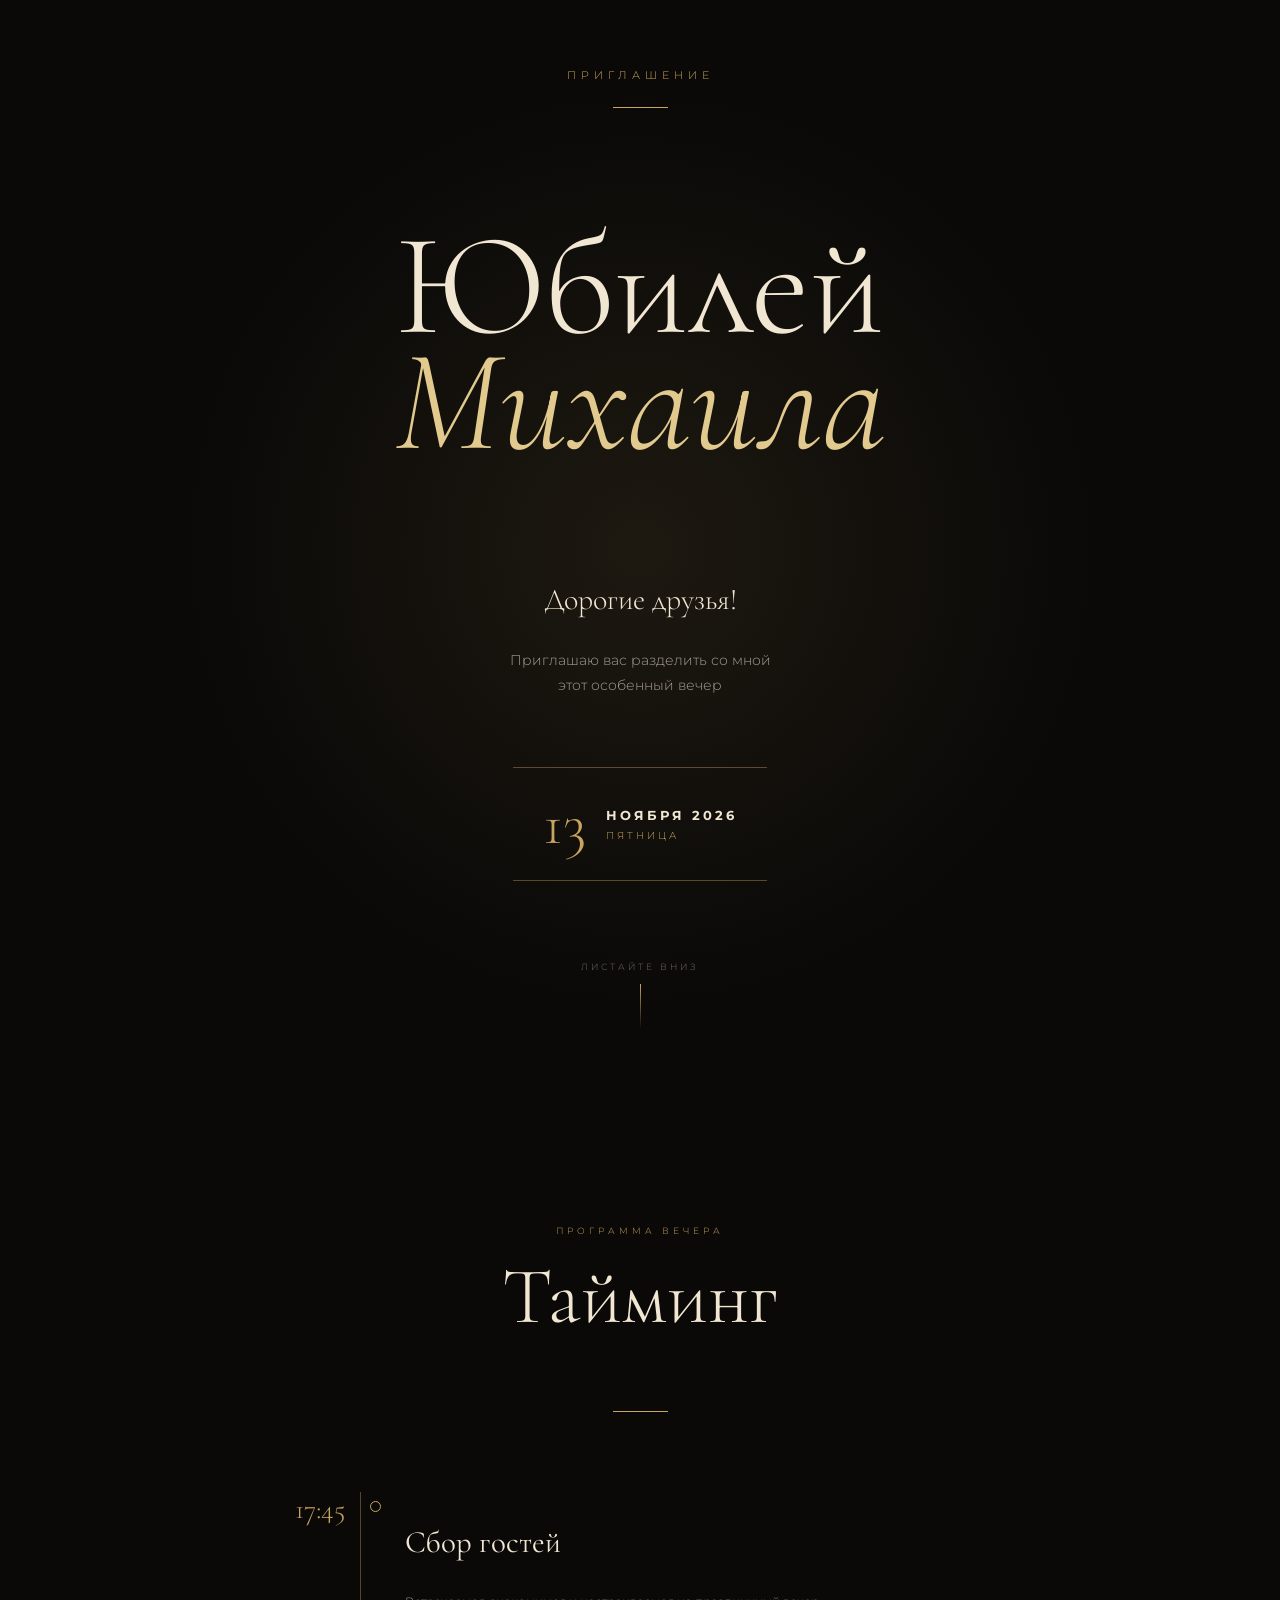
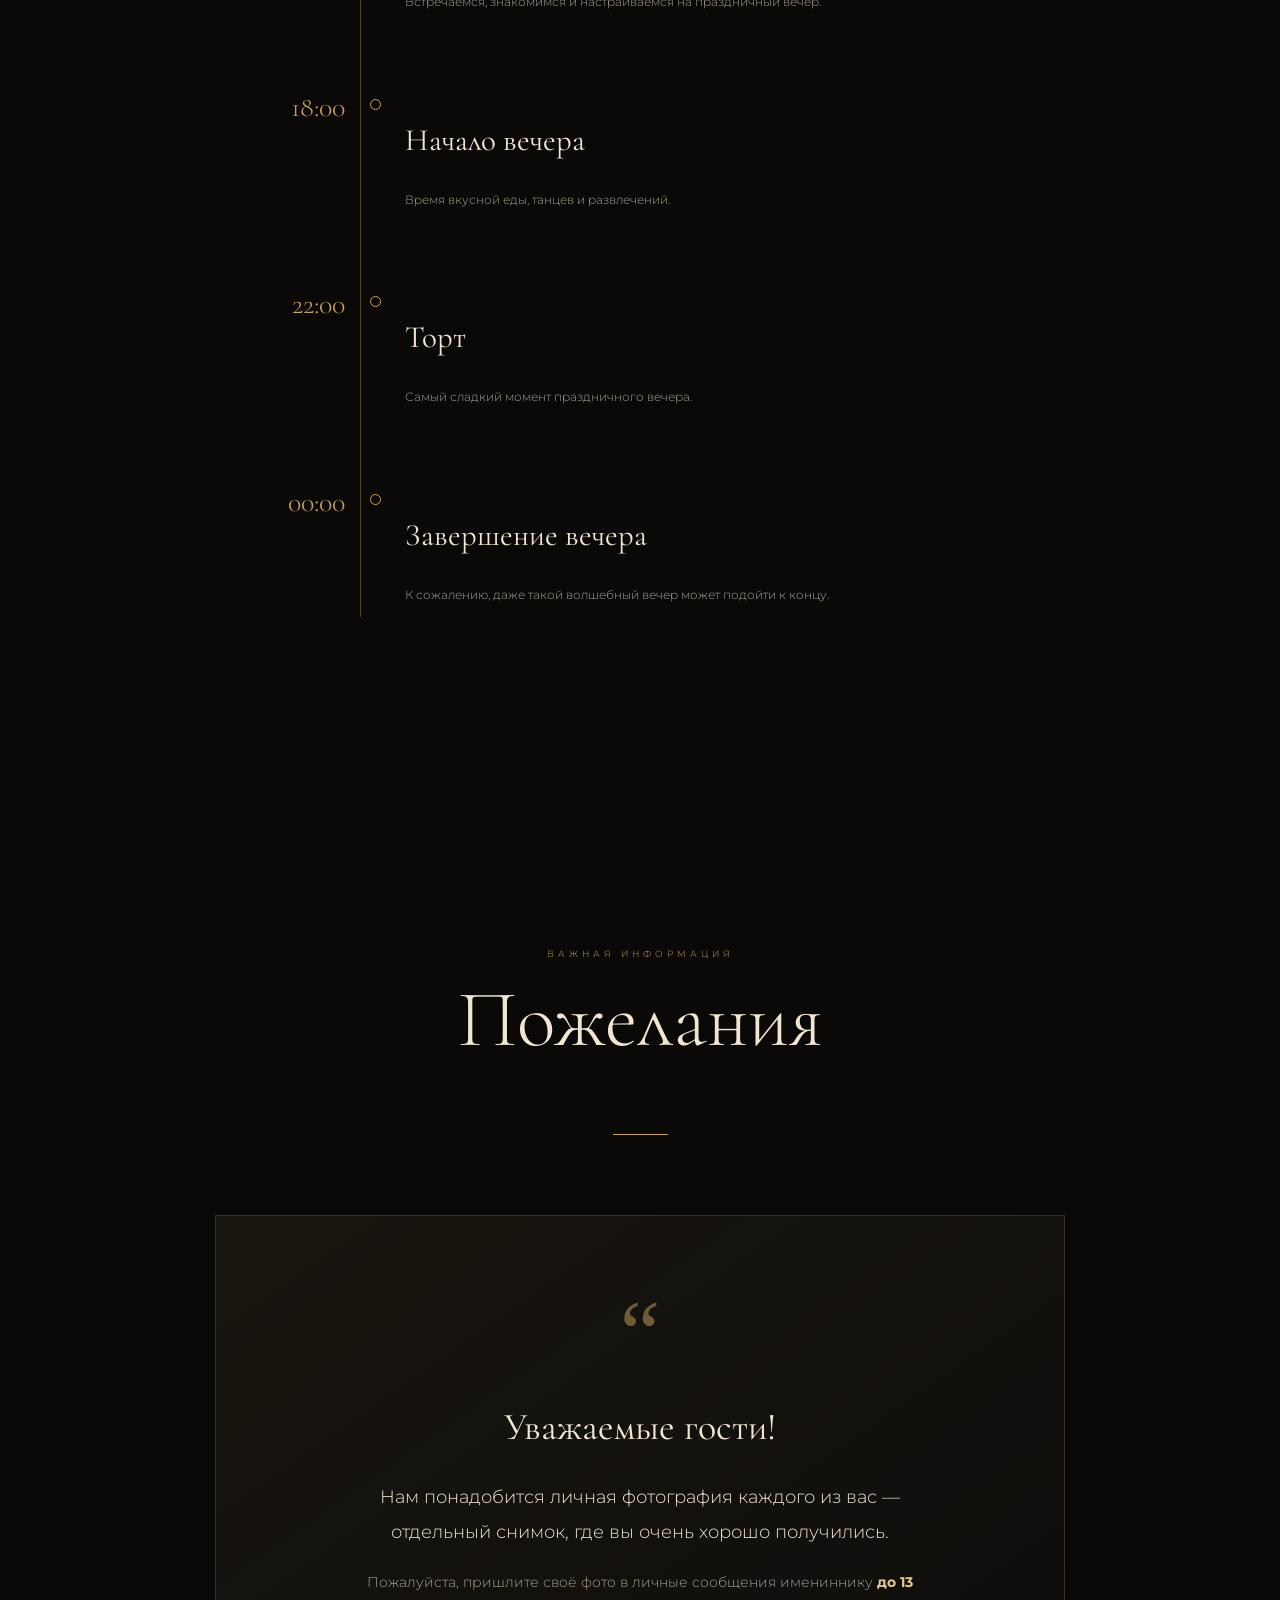
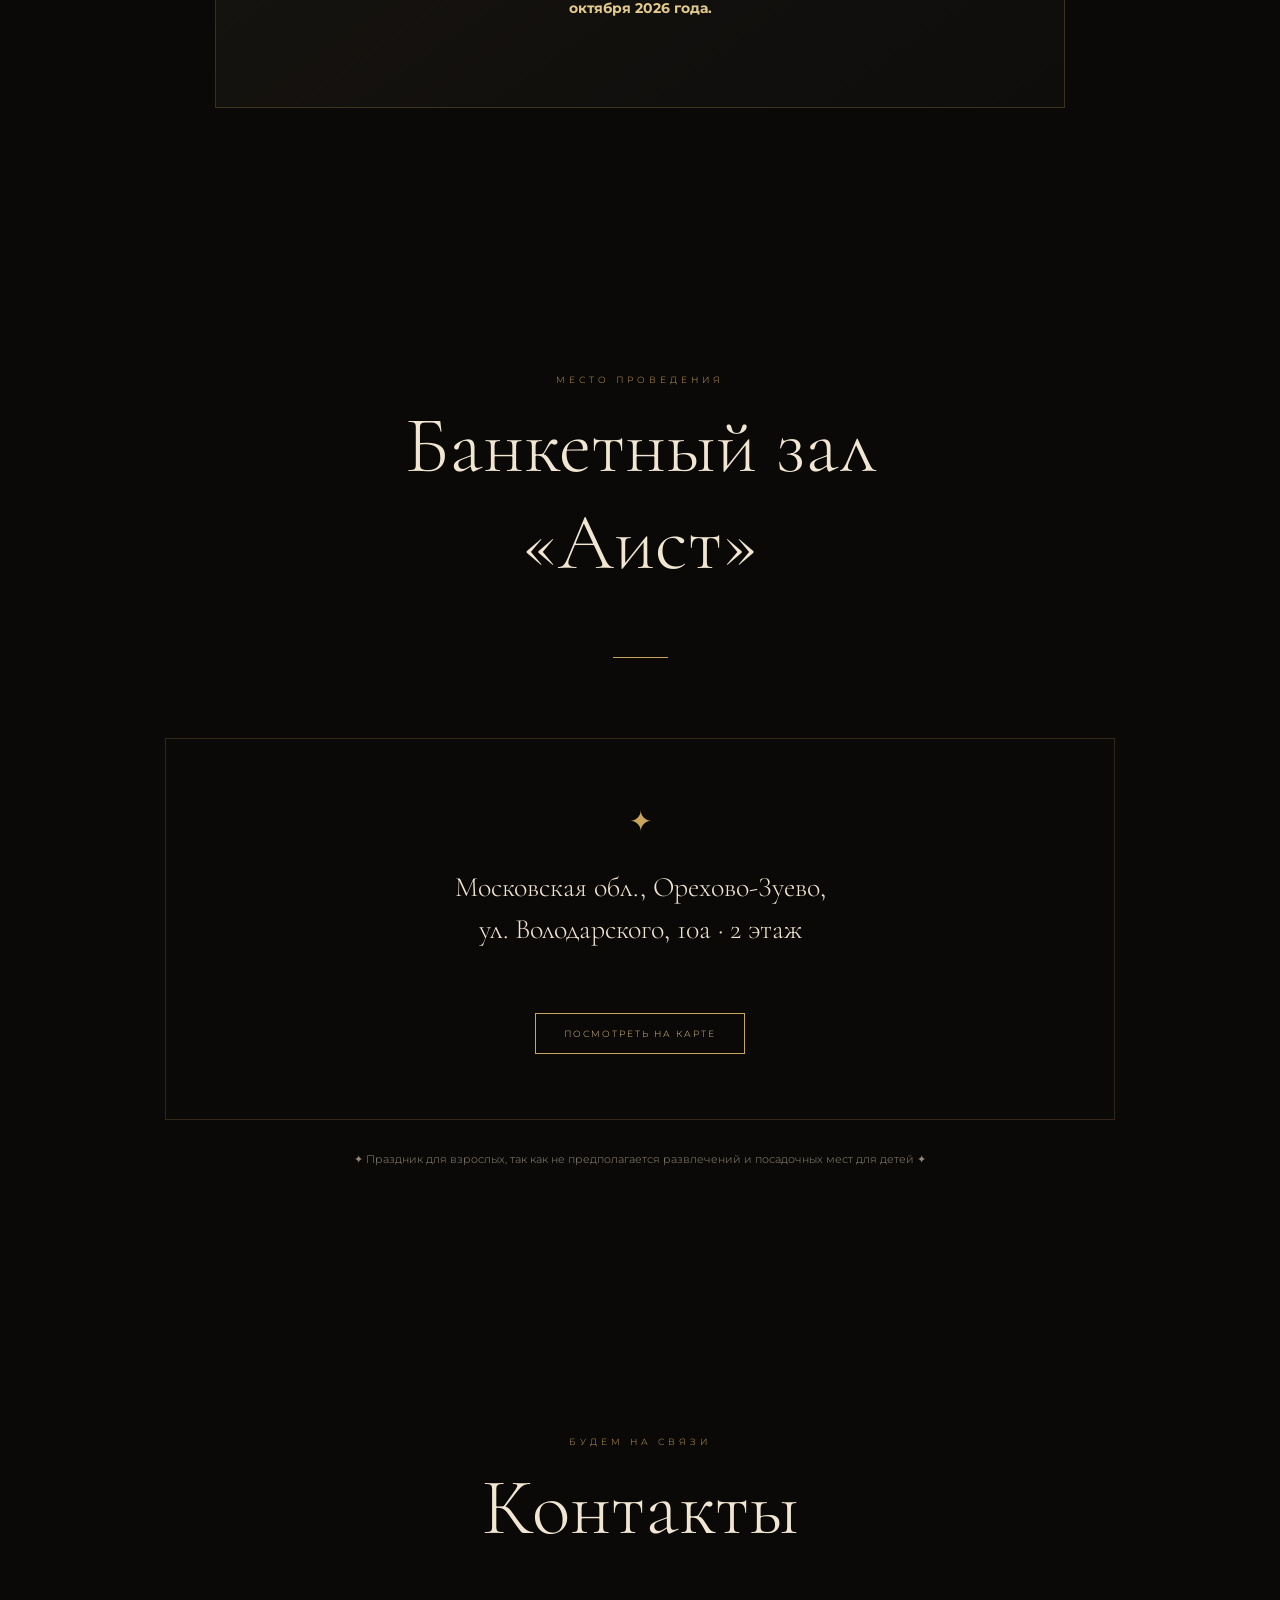
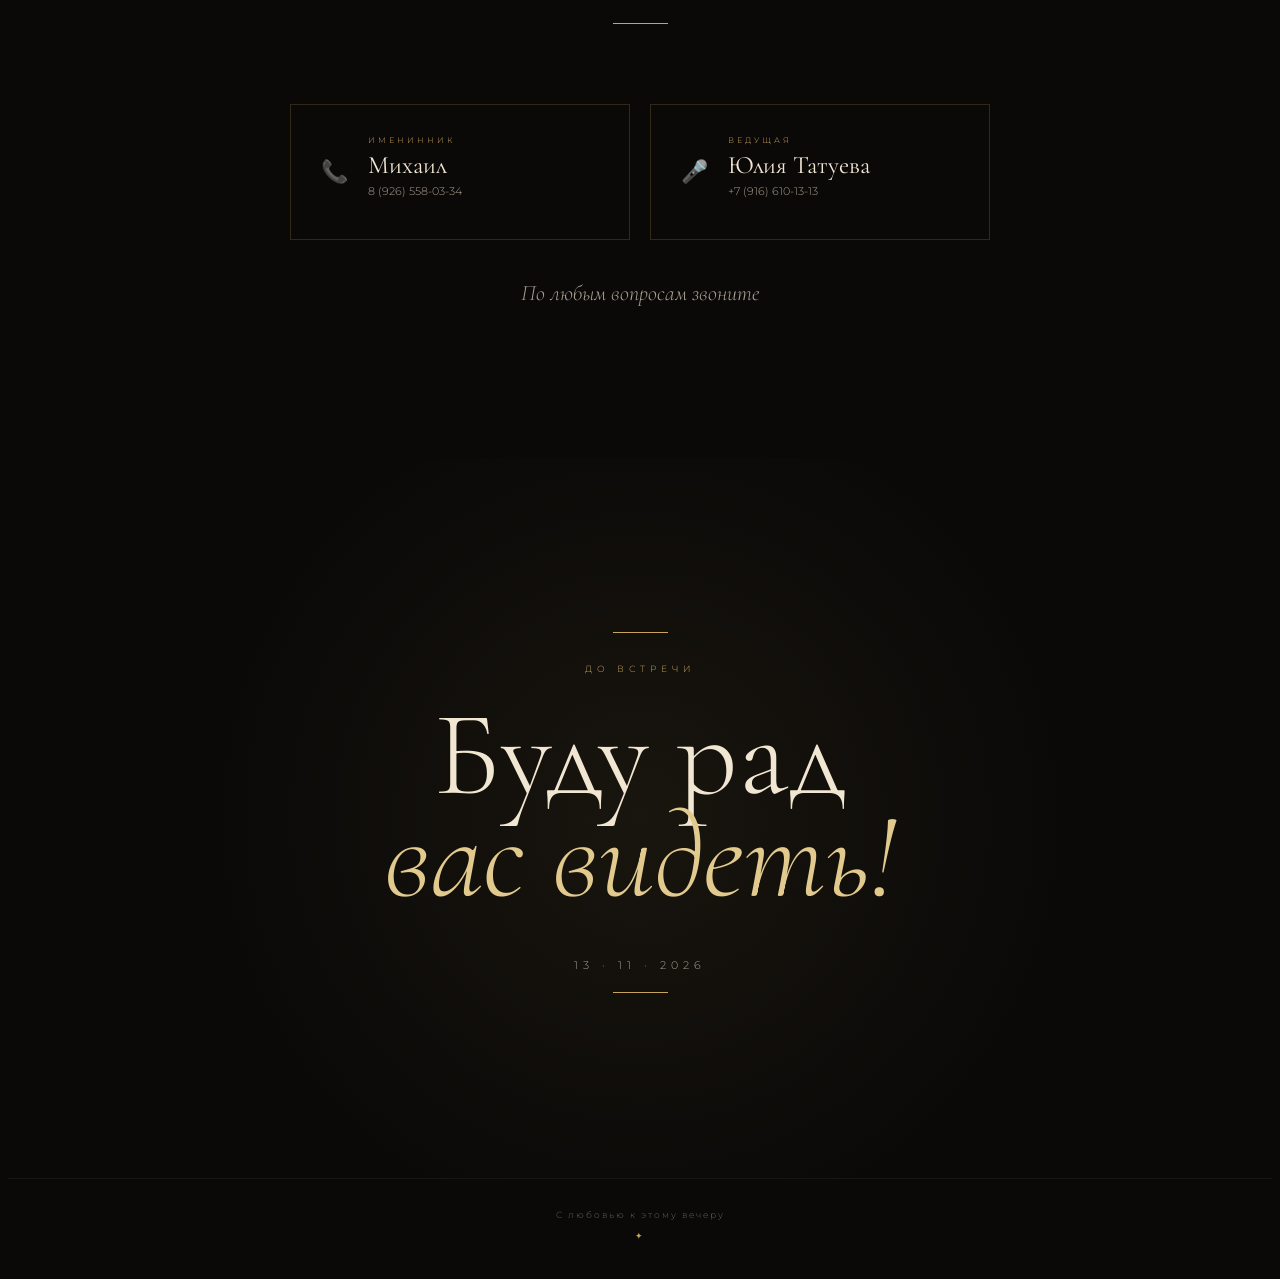
<file: index.html>
<!DOCTYPE html>
<html lang="ru">
<head>
    <meta charset="UTF-8">
    <meta name="viewport" content="width=device-width, initial-scale=1.0">

    <title>Юбилей Михаила</title>

    <link rel="preconnect" href="https://fonts.googleapis.com">
    <link rel="preconnect" href="https://fonts.gstatic.com" crossorigin>

    <link href="https://fonts.googleapis.com/css2?family=Cormorant+Garamond:wght@300;400;500;600;700&family=Montserrat:wght@300;400;500;600&display=swap" rel="stylesheet">

    <link rel="stylesheet" href="style.css">
</head>

<body>

    <section class="hero">
        <div class="hero-content">

            <div class="small-title">ПРИГЛАШЕНИЕ</div>

            <div class="gold-line"></div>

            <h1>
                Юбилей<br>
                <span>Михаила</span>
            </h1>

            <p class="hero-text">
                Дорогие друзья!
            </p>

            <p class="hero-subtitle">
                Приглашаю вас разделить со мной<br>
                этот особенный вечер
            </p>

            <div class="date">
                <span>13</span>

                <div>
                    <strong>НОЯБРЯ 2026</strong>
                    <small>ПЯТНИЦА</small>
                </div>
            </div>

            <div class="scroll-hint">
                ЛИСТАЙТЕ ВНИЗ
                <div class="scroll-line"></div>
            </div>

        </div>
    </section>


    <section class="section">

        <div class="section-title">
            <span>ПРОГРАММА ВЕЧЕРА</span>
            <h2>Тайминг</h2>
            <div class="gold-line"></div>
        </div>

        <div class="timeline">

            <div class="timeline-item">
                <div class="time">17:45</div>

                <div class="timeline-dot"></div>

                <div class="event">
                    <h3>Сбор гостей</h3>
                    <p>
                        Встречаемся, знакомимся и
                        настраиваемся на праздничный вечер.
                    </p>
                </div>
            </div>


            <div class="timeline-item">
                <div class="time">18:00</div>

                <div class="timeline-dot"></div>

                <div class="event">
                    <h3>Начало вечера</h3>
                    <p>
                        Время вкусной еды, танцев и развлечений.
                    </p>
                </div>
            </div>


            <div class="timeline-item">
                <div class="time">22:00</div>

                <div class="timeline-dot"></div>

                <div class="event">
                    <h3>Торт</h3>
                    <p>
                        Самый сладкий момент праздничного вечера.
                    </p>
                </div>
            </div>


            <div class="timeline-item">
                <div class="time">00:00</div>

                <div class="timeline-dot"></div>

                <div class="event">
                    <h3>Завершение вечера</h3>
                    <p>
                        К сожалению, даже такой волшебный вечер
                        может подойти к концу.
                    </p>
                </div>
            </div>

        </div>

    </section>


    <section class="section wishes-section">

        <div class="section-title">
            <span>ВАЖНАЯ ИНФОРМАЦИЯ</span>
            <h2>Пожелания</h2>
            <div class="gold-line"></div>
        </div>


        <div class="wish-card">

            <div class="quote-mark">“</div>

            <h3>Уважаемые гости!</h3>

            <p class="important-text">
                Нам понадобится личная фотография каждого из вас —
                отдельный снимок, где вы очень хорошо получились.
            </p>

            <p>
                Пожалуйста, пришлите своё фото в личные сообщения
                имениннику
                <strong>до 13 октября 2026 года.</strong>
            </p>

        </div>

    </section>


    <section class="section location-section">

        <div class="section-title">
            <span>МЕСТО ПРОВЕДЕНИЯ</span>

            <h2>
                Банкетный зал<br>
                «Аист»
            </h2>

            <div class="gold-line"></div>
        </div>


        <div class="location-card">

            <div class="location-icon">✦</div>

            <p class="address">
                Московская обл., Орехово-Зуево,<br>
                ул. Володарского, 10а · 2 этаж
            </p>

            <a
                class="map-button"
                href="https://yandex.ru/maps/?text=Московская%20обл.%2C%20Орехово-Зуево%2C%20ул.%20Володарского%2C%2010а"
                target="_blank"
            >
                ПОСМОТРЕТЬ НА КАРТЕ
            </a>

        </div>


        <p class="adult-note">
            ✦ Праздник для взрослых, так как не предполагается
            развлечений и посадочных мест для детей ✦
        </p>

    </section>


    <section class="section contacts-section">

        <div class="section-title">

            <span>БУДЕМ НА СВЯЗИ</span>

            <h2>Контакты</h2>

            <div class="gold-line"></div>

        </div>


        <div class="contacts">

            <a
                href="tel:+79265580334"
                class="contact-card"
            >
                <div class="contact-icon">📞</div>

                <div>
                    <small>ИМЕНИННИК</small>

                    <strong>Михаил</strong>

                    <p>
                        8 (926) 558-03-34
                    </p>
                </div>
            </a>


            <a
                href="tel:+79166101313"
                class="contact-card"
            >
                <div class="contact-icon">🎤</div>

                <div>
                    <small>ВЕДУЩАЯ</small>

                    <strong>Юлия Татуева</strong>

                    <p>
                        +7 (916) 610-13-13
                    </p>
                </div>
            </a>

        </div>


        <p class="questions">
            По любым вопросам звоните
        </p>

    </section>


    <section class="final-section">

        <div class="final-content">

            <div class="gold-line"></div>

            <p>ДО ВСТРЕЧИ</p>

            <h2>
                Буду рад<br>
                <span>вас видеть!</span>
            </h2>

            <div class="final-date">
                13 · 11 · 2026
            </div>

            <div class="gold-line"></div>

        </div>

    </section>


    <footer>
        С любовью к этому вечеру
        <span>✦</span>
    </footer>


    <script src="script.js"></script>

</body>
</html>
</file>
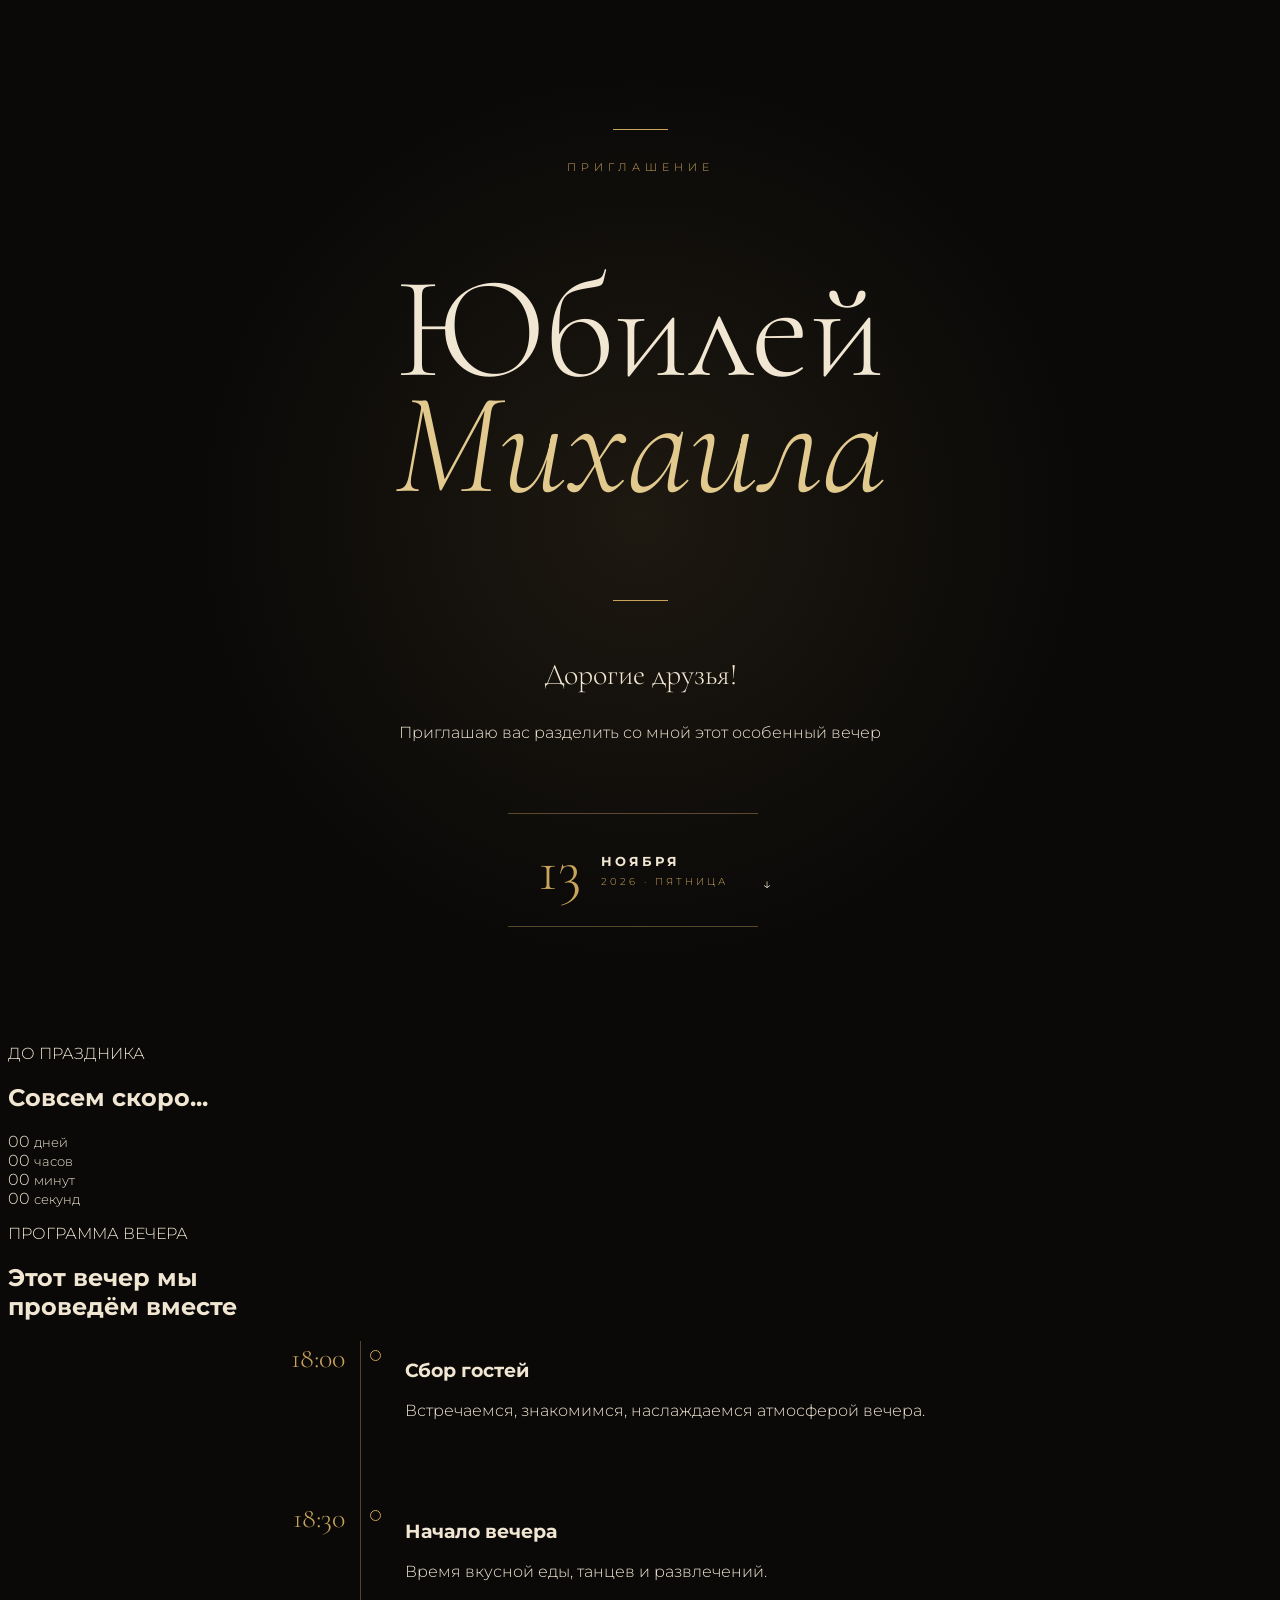
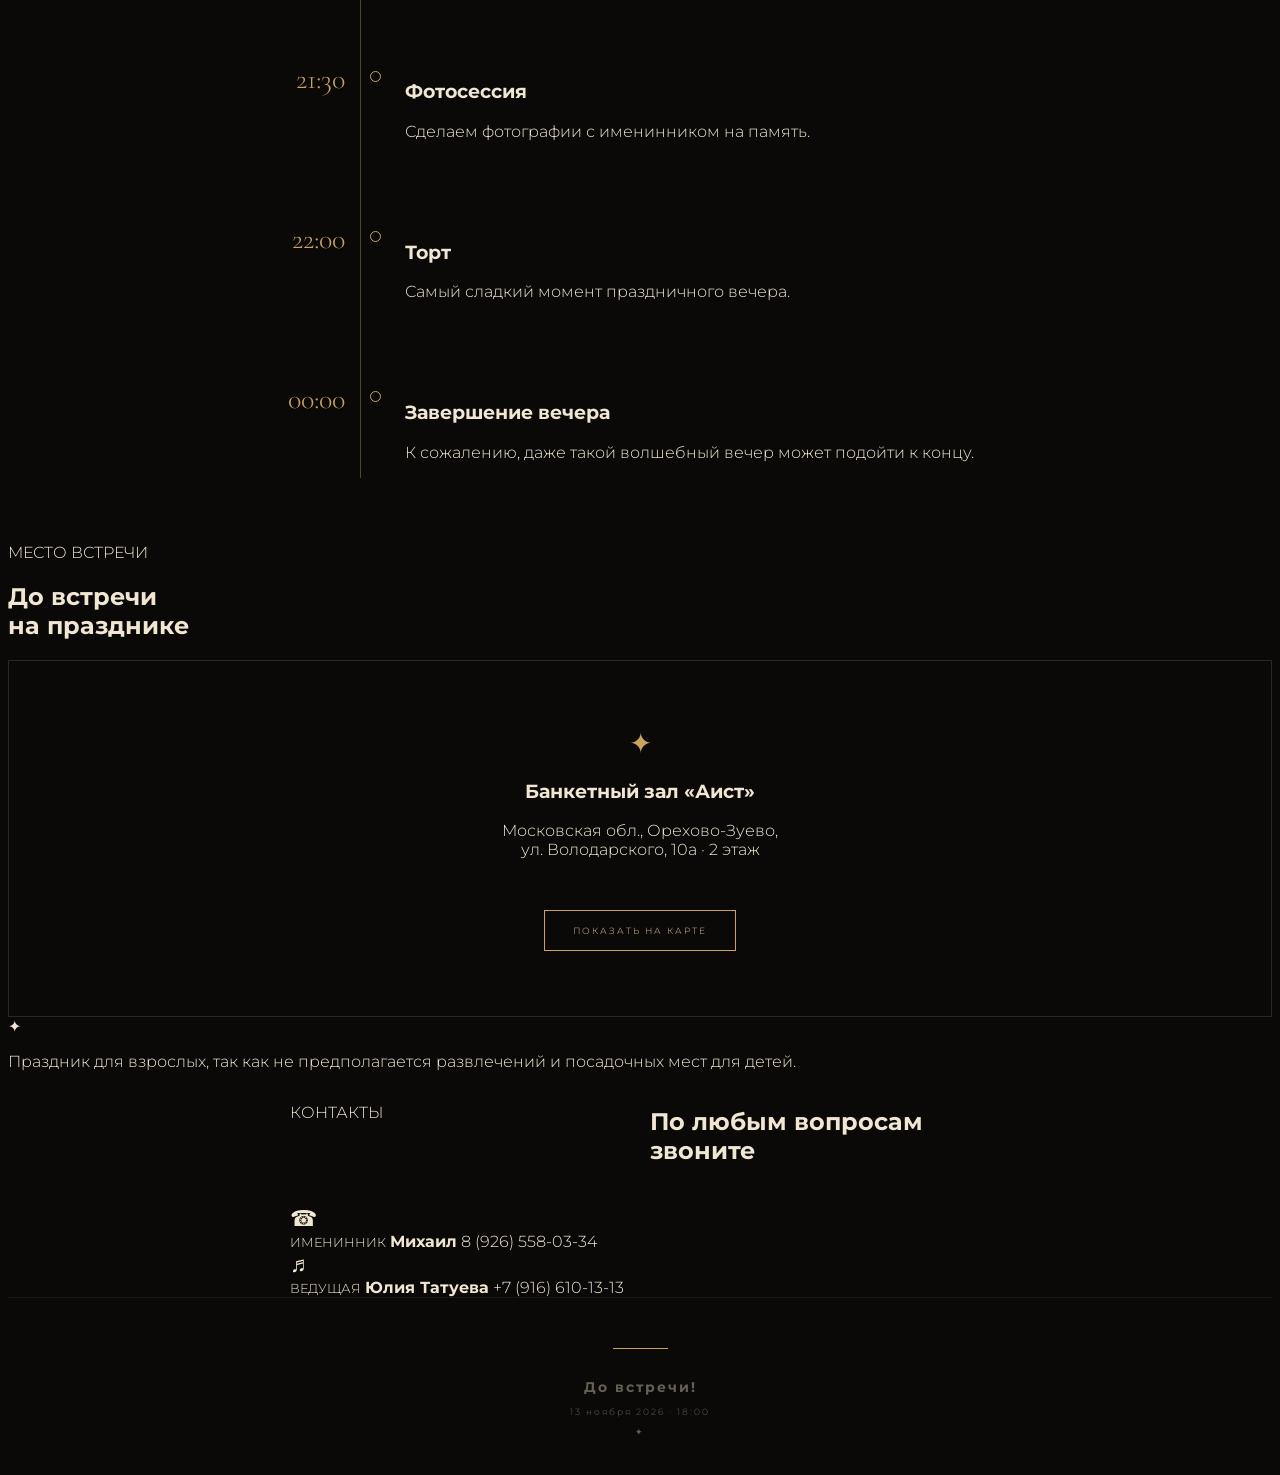
<file:  index.html>
<!DOCTYPE html>
<html lang="ru">
<head>
    <meta charset="UTF-8">
    <meta name="viewport" content="width=device-width, initial-scale=1.0">

    <title>Юбилей Михаила</title>

    <link rel="preconnect" href="https://fonts.googleapis.com">
    <link rel="preconnect" href="https://fonts.gstatic.com" crossorigin>

    <link href="https://fonts.googleapis.com/css2?family=Cormorant+Garamond:wght@400;500;600;700&family=Montserrat:wght@300;400;500;600&display=swap" rel="stylesheet">

    <link rel="stylesheet" href="style.css">
</head>

<body>

    <!-- HERO -->
    <header class="hero">

        <div class="hero-overlay"></div>

        <div class="hero-content">

            <div class="gold-line"></div>

            <p class="small-title">ПРИГЛАШЕНИЕ</p>

            <h1>Юбилей<br><span>Михаила</span></h1>

            <div class="gold-line"></div>

            <p class="hero-text">
                Дорогие друзья!
            </p>

            <p class="hero-description">
                Приглашаю вас разделить со мной
                этот особенный вечер
            </p>

            <div class="date">
                <span>13</span>
                <div>
                    <strong>НОЯБРЯ</strong>
                    <small>2026 · ПЯТНИЦА</small>
                </div>
            </div>

            <a href="#program" class="scroll-button">
                ↓
            </a>

        </div>

    </header>


    <!-- COUNTDOWN -->
    <section class="countdown-section">

        <p class="section-label">ДО ПРАЗДНИКА</p>

        <h2>Совсем скоро...</h2>

        <div class="countdown">

            <div class="count-item">
                <span id="days">00</span>
                <small>дней</small>
            </div>

            <div class="count-item">
                <span id="hours">00</span>
                <small>часов</small>
            </div>

            <div class="count-item">
                <span id="minutes">00</span>
                <small>минут</small>
            </div>

            <div class="count-item">
                <span id="seconds">00</span>
                <small>секунд</small>
            </div>

        </div>

    </section>


    <!-- PROGRAM -->
    <section class="program" id="program">

        <p class="section-label">ПРОГРАММА ВЕЧЕРА</p>

        <h2>Этот вечер мы<br><span>проведём вместе</span></h2>

        <div class="timeline">

            <div class="timeline-item">

                <div class="time">
                    18:00
                </div>

                <div class="timeline-dot"></div>

                <div class="timeline-content">
                    <h3>Сбор гостей</h3>
                    <p>
                        Встречаемся, знакомимся,
                        наслаждаемся атмосферой вечера.
                    </p>
                </div>

            </div>


            <div class="timeline-item">

                <div class="time">
                    18:30
                </div>

                <div class="timeline-dot"></div>

                <div class="timeline-content">
                    <h3>Начало вечера</h3>
                    <p>
                        Время вкусной еды, танцев
                        и развлечений.
                    </p>
                </div>

            </div>


            <div class="timeline-item">

                <div class="time">
                    21:30
                </div>

                <div class="timeline-dot"></div>

                <div class="timeline-content">
                    <h3>Фотосессия</h3>
                    <p>
                        Сделаем фотографии
                        с именинником на память.
                    </p>
                </div>

            </div>


            <div class="timeline-item">

                <div class="time">
                    22:00
                </div>

                <div class="timeline-dot"></div>

                <div class="timeline-content">
                    <h3>Торт</h3>
                    <p>
                        Самый сладкий момент
                        праздничного вечера.
                    </p>
                </div>

            </div>


            <div class="timeline-item">

                <div class="time">
                    00:00
                </div>

                <div class="timeline-dot"></div>

                <div class="timeline-content">
                    <h3>Завершение вечера</h3>
                    <p>
                        К сожалению, даже такой
                        волшебный вечер может подойти
                        к концу.
                    </p>
                </div>

            </div>

        </div>

    </section>


    <!-- LOCATION -->
    <section class="location">

        <p class="section-label">МЕСТО ВСТРЕЧИ</p>

        <h2>До встречи<br><span>на празднике</span></h2>

        <div class="location-card">

            <div class="location-icon">
                ✦
            </div>

            <h3>Банкетный зал «Аист»</h3>

            <p>
                Московская обл., Орехово-Зуево,<br>
                ул. Володарского, 10а · 2 этаж
            </p>

            <a
                class="map-button"
                href="https://yandex.ru/maps/?text=Московская%20область%2C%20Орехово-Зуево%2C%20улица%20Володарского%2C%2010а"
                target="_blank"
            >
                ПОКАЗАТЬ НА КАРТЕ
            </a>

        </div>

    </section>


    <!-- IMPORTANT -->
    <section class="info">

        <div class="info-symbol">✦</div>

        <p>
            Праздник для взрослых, так как не предполагается
            развлечений и посадочных мест для детей.
        </p>

    </section>


    <!-- CONTACTS -->
    <section class="contacts">

        <p class="section-label">КОНТАКТЫ</p>

        <h2>По любым вопросам<br><span>звоните</span></h2>

        <div class="contacts-list">

            <a href="tel:+79265580334" class="contact">
                <div class="contact-icon">☎</div>

                <div>
                    <small>ИМЕНИННИК</small>
                    <strong>Михаил</strong>
                    <span>8 (926) 558-03-34</span>
                </div>
            </a>


            <a href="tel:+79166101313" class="contact">

                <div class="contact-icon">♬</div>

                <div>
                    <small>ВЕДУЩАЯ</small>
                    <strong>Юлия Татуева</strong>
                    <span>+7 (916) 610-13-13</span>
                </div>

            </a>

        </div>

    </section>


    <!-- FOOTER -->
    <footer>

        <div class="gold-line"></div>

        <h2>До встречи!</h2>

        <p>
            13 ноября 2026 · 18:00
        </p>

        <div class="footer-symbol">
            ✦
        </div>

    </footer>


    <script src="script.js"></script>

</body>
</html>
</file>
<file: style.css>
```css
* {
    margin: 0;
    padding: 0;
    box-sizing: border-box;
}

html {
    scroll-behavior: smooth;
}

body {
    background: #0a0908;
    color: #f1e6d2;
    font-family: "Montserrat", sans-serif;
    font-weight: 300;
    overflow-x: hidden;
}

:root {
    --black: #0a0908;
    --champagne: #f1e6d2;
    --gold: #c9a45c;
    --gold-light: #e2c98e;
    --text-muted: #a99f91;
}

a {
    color: inherit;
    text-decoration: none;
}


/* HERO */

.hero {
    min-height: 100vh;
    display: flex;
    align-items: center;
    justify-content: center;
    text-align: center;
    padding: 60px 25px;

    background:
        radial-gradient(
            circle at center,
            rgba(201, 164, 92, 0.1),
            transparent 55%
        );
}

.hero-content {
    max-width: 800px;
    animation: fadeUp 1.5s ease;
}

.small-title {
    font-size: 11px;
    letter-spacing: 5px;
    color: var(--gold);
    margin-bottom: 25px;
}

.gold-line {
    width: 55px;
    height: 1px;
    background: var(--gold);
    margin: 20px auto 30px;
}

.hero h1 {
    font-family: "Cormorant Garamond", serif;
    font-size: clamp(70px, 13vw, 145px);
    line-height: 0.8;
    font-weight: 300;
}

.hero h1 span {
    color: var(--gold-light);
    font-style: italic;
}

.hero-text {
    margin-top: 55px;
    font-family: "Cormorant Garamond", serif;
    font-size: 30px;
}

.hero-subtitle {
    color: var(--text-muted);
    line-height: 1.8;
    font-size: 14px;
}

.date {
    display: inline-flex;
    align-items: center;
    gap: 20px;

    margin-top: 55px;
    padding: 20px 30px;

    border-top: 1px solid rgba(201, 164, 92, 0.4);
    border-bottom: 1px solid rgba(201, 164, 92, 0.4);
}

.date > span {
    font-family: "Cormorant Garamond", serif;
    font-size: 60px;
    color: var(--gold);
}

.date div {
    text-align: left;
}

.date strong {
    display: block;
    font-size: 13px;
    letter-spacing: 3px;
}

.date small {
    display: block;
    margin-top: 6px;
    color: var(--gold);
    font-size: 10px;
    letter-spacing: 3px;
}

.scroll-hint {
    margin-top: 80px;

    display: flex;
    flex-direction: column;
    align-items: center;

    gap: 12px;

    color: #746d64;
    font-size: 9px;
    letter-spacing: 3px;
}

.scroll-line {
    width: 1px;
    height: 45px;

    background: linear-gradient(
        to bottom,
        var(--gold),
        transparent
    );
}


/* SECTIONS */

.section {
    max-width: 950px;
    margin: 0 auto;
    padding: 130px 25px;
}

.section-title {
    text-align: center;
    margin-bottom: 80px;
}

.section-title > span {
    color: var(--gold);
    font-size: 9px;
    letter-spacing: 4px;
}

.section-title h2 {
    font-family: "Cormorant Garamond", serif;
    font-size: clamp(50px, 8vw, 80px);
    font-weight: 300;
    margin-top: 10px;
}


/* TIMELINE */

.timeline {
    position: relative;
    max-width: 750px;
    margin: auto;
}

.timeline::before {
    content: "";

    position: absolute;

    left: 95px;
    top: 0;
    bottom: 0;

    width: 1px;

    background: rgba(201, 164, 92, 0.4);
}

.timeline-item {
    display: grid;

    grid-template-columns: 80px 30px 1fr;

    gap: 15px;

    margin-bottom: 65px;
}

.time {
    font-family: "Cormorant Garamond", serif;
    font-size: 28px;
    color: var(--gold);
    text-align: right;
}

.timeline-dot {
    width: 9px;
    height: 9px;

    border: 1px solid var(--gold);
    border-radius: 50%;

    background: var(--black);

    margin: 9px auto;

    position: relative;
    z-index: 2;
}

.event h3 {
    font-family: "Cormorant Garamond", serif;
    font-size: 31px;
    font-weight: 400;
}

.event p {
    margin-top: 8px;

    color: var(--text-muted);

    font-size: 12px;
    line-height: 1.7;
}


/* WISHES */

.wishes-section {
    max-width: 850px;
}

.wish-card {
    padding: 65px 55px;

    text-align: center;

    background:
        linear-gradient(
            145deg,
            rgba(201, 164, 92, 0.08),
            rgba(255, 255, 255, 0.015)
        );

    border: 1px solid rgba(201, 164, 92, 0.22);
}

.quote-mark {
    font-family: Georgia, serif;
    font-size: 90px;
    color: var(--gold);
    opacity: 0.5;
}

.wish-card h3 {
    font-family: "Cormorant Garamond", serif;
    font-size: 38px;
    font-weight: 400;
    margin: 20px 0 30px;
}

.wish-card p {
    color: var(--text-muted);
    line-height: 1.9;
    font-size: 14px;
    max-width: 600px;
    margin: 0 auto 20px;
}

.wish-card .important-text {
    font-size: 18px;
    color: var(--champagne);
}

.wish-card strong {
    color: var(--gold-light);
}


/* LOCATION */

.location-card {
    text-align: center;

    padding: 65px 30px;

    border: 1px solid rgba(201, 164, 92, 0.2);
}

.location-icon {
    font-size: 28px;
    color: var(--gold);
    margin-bottom: 20px;
}

.address {
    font-family: "Cormorant Garamond", serif;
    font-size: 28px;
    line-height: 1.5;
}

.map-button {
    display: inline-block;

    margin-top: 35px;

    padding: 14px 28px;

    border: 1px solid var(--gold);

    color: var(--gold-light);

    font-size: 9px;
    letter-spacing: 2px;

    transition: 0.3s;
}

.map-button:hover {
    background: var(--gold);
    color: var(--black);
}

.adult-note {
    max-width: 600px;

    margin: 30px auto 0;

    text-align: center;

    color: #938a7d;

    font-size: 11px;
    line-height: 1.8;
}


/* CONTACTS */

.contacts {
    display: grid;

    grid-template-columns: repeat(2, 1fr);

    gap: 20px;

    max-width: 700px;

    margin: auto;
}

.contact-card {
    display: flex;
    align-items: center;

    gap: 20px;

    padding: 30px;

    border: 1px solid rgba(201, 164, 92, 0.2);

    transition: 0.3s;
}

.contact-card:hover {
    border-color: var(--gold);
    transform: translateY(-4px);
}

.contact-icon {
    font-size: 22px;
}

.contact-card small {
    display: block;

    color: var(--gold);

    font-size: 8px;
    letter-spacing: 3px;

    margin-bottom: 5px;
}

.contact-card strong {
    display: block;

    font-family: "Cormorant Garamond", serif;

    font-size: 25px;

    font-weight: 400;
}

.contact-card p {
    color: var(--text-muted);
    font-size: 11px;
    margin-top: 4px;
}

.questions {
    text-align: center;

    margin-top: 40px;

    color: var(--text-muted);

    font-family: "Cormorant Garamond", serif;

    font-size: 22px;

    font-style: italic;
}


/* FINAL */

.final-section {
    min-height: 80vh;

    display: flex;
    align-items: center;
    justify-content: center;

    text-align: center;

    background:
        radial-gradient(
            circle,
            rgba(201, 164, 92, 0.08),
            transparent 60%
        );
}

.final-content > p {
    font-size: 9px;
    letter-spacing: 5px;
    color: var(--gold);
}

.final-content h2 {
    font-family: "Cormorant Garamond", serif;

    font-size: clamp(65px, 11vw, 120px);

    line-height: 0.85;

    font-weight: 300;

    margin: 30px 0 50px;
}

.final-content h2 span {
    color: var(--gold-light);
    font-style: italic;
}

.final-date {
    color: var(--text-muted);

    font-size: 11px;

    letter-spacing: 5px;
}


/* FOOTER */

footer {
    text-align: center;

    padding: 30px;

    border-top: 1px solid rgba(255,255,255,0.05);

    color: #665f56;

    font-size: 9px;

    letter-spacing: 2px;
}

footer span {
    display: block;

    color: var(--gold);

    margin-top: 10px;
}


/* ANIMATION */

@keyframes fadeUp {
    from {
        opacity: 0;
        transform: translateY(30px);
    }

    to {
        opacity: 1;
        transform: translateY(0);
    }
}


/* MOBILE */

@media (max-width: 650px) {

    .hero {
        min-height: 100svh;
        padding: 40px 20px;
    }

    .hero h1 {
        font-size: 75px;
    }

    .hero-text {
        margin-top: 45px;
        font-size: 26px;
    }

    .hero-subtitle {
        font-size: 12px;
    }

    .date {
        margin-top: 40px;
        padding: 17px 20px;
    }

    .date > span {
        font-size: 48px;
    }

    .section {
        padding: 90px 20px;
    }

    .section-title {
        margin-bottom: 60px;
    }

    .timeline::before {
        left: 68px;
    }

    .timeline-item {
        grid-template-columns: 55px 27px 1fr;
        gap: 10px;
        margin-bottom: 50px;
    }

    .time {
        font-size: 21px;
    }

    .event h3 {
        font-size: 26px;
    }

    .event p {
        font-size: 11px;
    }

    .wish-card {
        padding: 45px 25px;
    }

    .wish-card h3 {
        font-size: 34px;
    }

    .wish-card .important-text {
        font-size: 16px;
    }

    .wish-card p {
        font-size: 12px;
    }

    .address {
        font-size: 23px;
    }

    .contacts {
        grid-template-columns: 1fr;
    }

    .contact-card {
        padding: 25px;
    }

    .final-section {
        min-height: 70vh;
    }

    .final-content h2 {
        font-size: 70px;
    }
}
```
</file>
